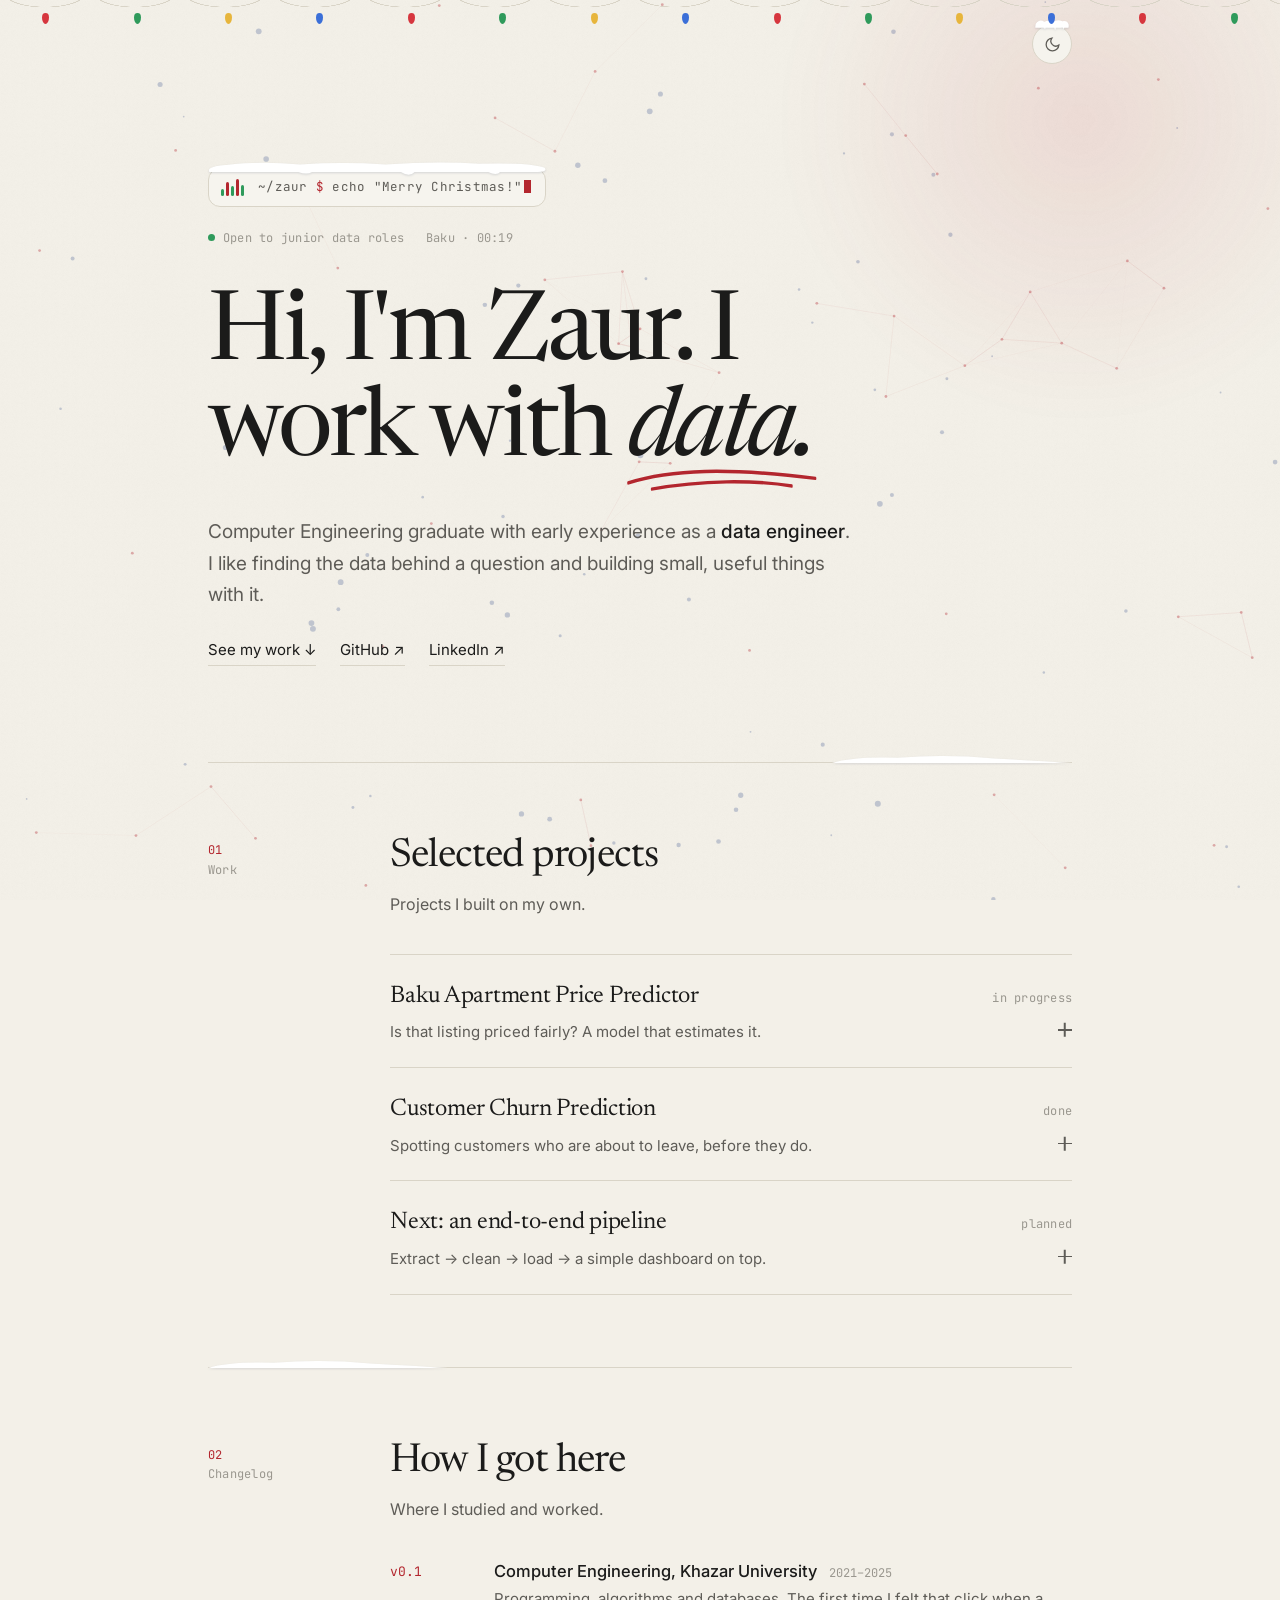
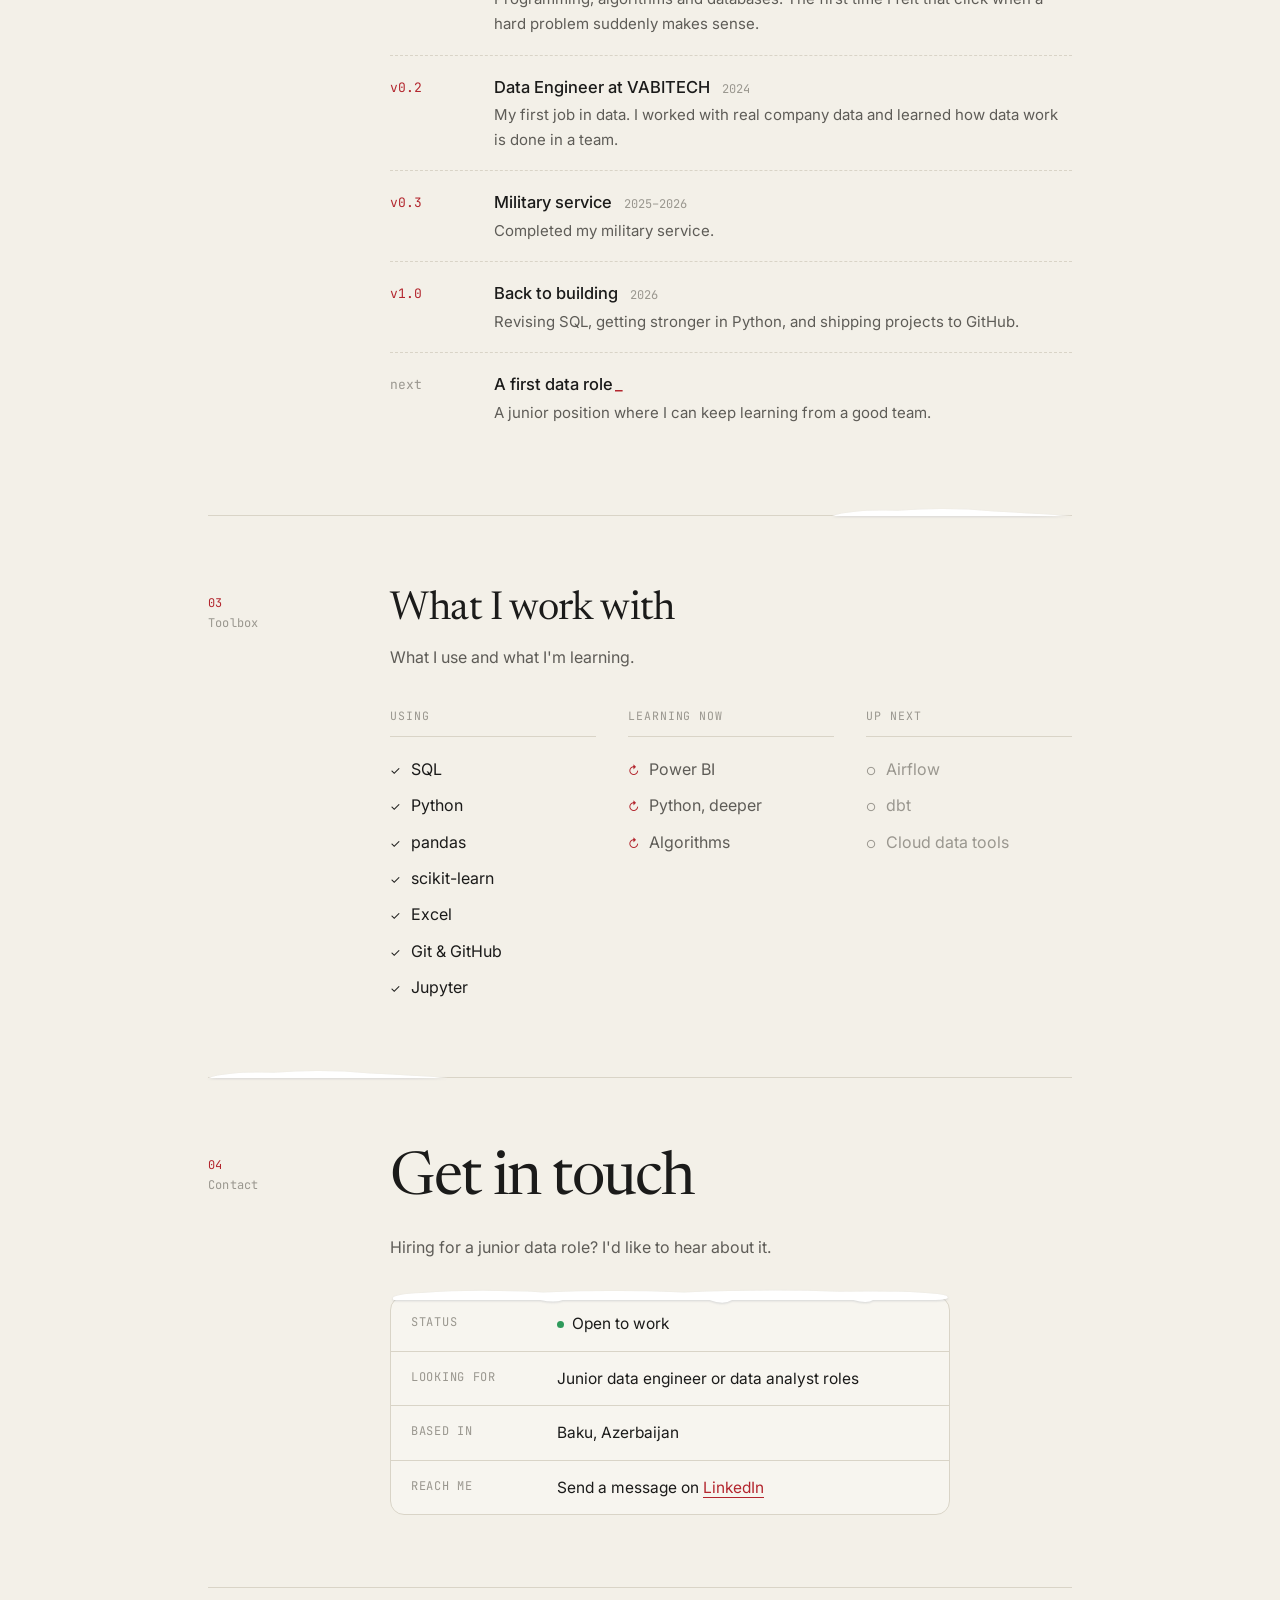
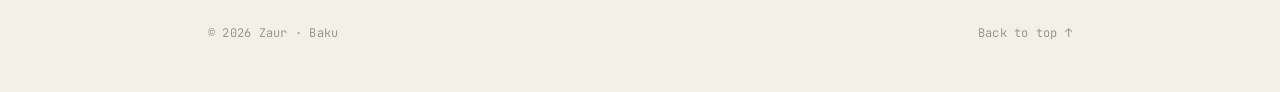
<file: index.html>
<!DOCTYPE html>
<html lang="en">
<head>
<meta charset="UTF-8">
<meta name="viewport" content="width=device-width, initial-scale=1">
<title>Zaur is here!</title>
<meta name="description" content="Zaur — Computer Engineering graduate in Baku, learning data engineering by building small, honest projects.">
<meta property="og:title" content="Zaur — Aspiring Data Engineer">
<meta property="og:description" content="I turn curiosity into code. Projects, a short changelog of my life so far, and how to reach me.">
<meta property="og:type" content="website">
<meta name="theme-color" content="#f3f0e8">
<link rel="preconnect" href="https://fonts.googleapis.com">
<link rel="preconnect" href="https://fonts.gstatic.com" crossorigin>
<link href="https://fonts.googleapis.com/css2?family=Newsreader:ital,opsz,wght@0,6..72,400;0,6..72,500;1,6..72,400&family=Inter:wght@400;500&family=JetBrains+Mono:wght@400&display=swap" rel="stylesheet">
<script type="application/ld+json">
{"@context":"https://schema.org","@type":"Person","name":"Zaur","jobTitle":"Aspiring Data Engineer","address":{"@type":"PostalAddress","addressLocality":"Baku","addressCountry":"AZ"},"alumniOf":"Khazar University","sameAs":["https://github.com/zaurprojects"]}
</script>
<link rel="stylesheet" href="style.css">
</head>
<body>
<canvas id="net" aria-hidden="true"></canvas>
<canvas id="snow" aria-hidden="true"></canvas>
<div class="lights" id="lights" aria-hidden="true"></div>
<div class="bg" aria-hidden="true"></div>
<div class="page">

  <header class="top">
    <button class="toggle" id="toggle" aria-label="Switch colour theme">
      <svg class="moon" viewBox="0 0 24 24" fill="none" stroke="currentColor" stroke-width="1.8" stroke-linecap="round"><path d="M21 12.8A9 9 0 1 1 11.2 3a7 7 0 0 0 9.8 9.8z"/></svg>
      <svg class="sun" viewBox="0 0 24 24" fill="none" stroke="currentColor" stroke-width="1.8" stroke-linecap="round"><circle cx="12" cy="12" r="4"/><path d="M12 2v2M12 20v2M4.9 4.9l1.4 1.4M17.7 17.7l1.4 1.4M2 12h2M20 12h2M4.9 19.1l1.4-1.4M17.7 6.3l1.4-1.4"/></svg>
    </button>
  </header>

  <main>
    <!-- Intro -->
    <section class="intro" aria-label="Introduction">
      <div class="chip" aria-hidden="true">
        <span class="bars"><i></i><i></i><i></i><i></i><i></i></span>
        <span class="mono">~/zaur <b>$</b> <span id="typed"></span><span class="caret"></span></span>
      </div>
      <div class="meta mono">
        <span><span class="dot"></span>Open to junior data roles</span>
        <span>Baku · <span id="clock">--:--</span></span>
      </div>
      <h1>Hi, I'm Zaur. I work with <em>data.<svg viewBox="0 0 300 20" preserveAspectRatio="none" aria-hidden="true"><path d="M3 13 C 70 4, 160 3, 297 10 M 40 17 C 120 11, 200 11, 260 15"/></svg></em></h1>
      <p>Computer Engineering graduate with early experience as a <strong>data engineer</strong>. I like finding the data behind a question and building small, useful things with it.</p>
      <div class="links">
        <a href="#work">See my work ↓</a>
        <a href="https://github.com/zaurprojects" target="_blank" rel="noopener">GitHub ↗</a>
        <a href="https://www.linkedin.com/in/zaurkhosrovov" target="_blank" rel="noopener">LinkedIn ↗</a>
      </div>
    </section>

    <!-- Work -->
    <section class="row" id="work" aria-labelledby="work-h">
      <div class="label"><span class="mono n">01</span><span class="mono">Work</span></div>
      <div>
        <h2 id="work-h" class="rv">Selected projects</h2>
        <p class="sub rv">Projects I built on my own.</p>
        <div class="projects rv">
          <details>
            <summary>
              <span class="p-title">Baku Apartment Price Predictor</span>
              <span class="p-state mono">in progress</span>
              <span class="p-line">Is that listing priced fairly? A model that estimates it.</span>
              <span class="p-plus" aria-hidden="true"></span>
            </summary>
            <div class="p-body">
              <div><h4>Problem</h4><p>Apartment prices in Baku are hard to judge without context. Is 1,800 AZN/m² a lot for that district?</p></div>
              <div><h4>Approach</h4><p>Collect listing data and train a regression model on size, rooms and location. It runs on a pilot sample now; full data collection is next.</p></div>
              <div class="p-foot">
                <span class="stack">Python · pandas · scikit-learn</span>
                <span><a href="https://github.com/zaurprojects/baku-house-prices" target="_blank" rel="noopener">Source ↗</a> &nbsp; <span class="later">Demo soon</span></span>
              </div>
            </div>
          </details>
          <details>
            <summary>
              <span class="p-title">Customer Churn Prediction</span>
              <span class="p-state mono">done</span>
              <span class="p-line">Spotting customers who are about to leave, before they do.</span>
              <span class="p-plus" aria-hidden="true"></span>
            </summary>
            <div class="p-body">
              <div><h4>Problem</h4><p>Losing a customer costs more than keeping one, and companies usually notice too late.</p></div>
              <div><h4>Approach</h4><p>A classification model that flags at-risk customers. Covers cleaning, feature engineering and evaluating the model properly.</p></div>
              <div class="p-foot">
                <span class="stack">Python · pandas · scikit-learn</span>
                <span><a href="https://github.com/zaurprojects/customer-churn" target="_blank" rel="noopener">Source ↗</a></span>
              </div>
            </div>
          </details>
          <details>
            <summary>
              <span class="p-title">Next: an end-to-end pipeline</span>
              <span class="p-state mono">planned</span>
              <span class="p-line">Extract → clean → load → a simple dashboard on top.</span>
              <span class="p-plus" aria-hidden="true"></span>
            </summary>
            <div class="p-body">
              <div><h4>Why</h4><p>My first two projects are about modelling. This one is about the engineering side: moving data reliably from A to B.</p></div>
              <div><h4>Plan</h4><p>A small, real data source, SQL for storage and Power BI for the final view. I'll write up what I learn here.</p></div>
            </div>
          </details>
        </div>
      </div>
    </section>

    <!-- Changelog -->
    <section class="row" id="log" aria-labelledby="log-h">
      <div class="label"><span class="mono n">02</span><span class="mono">Changelog</span></div>
      <div>
        <h2 id="log-h" class="rv">How I got here</h2>
        <p class="sub rv">Where I studied and worked.</p>
        <ol class="log rv">
          <li><span class="ver">v0.1</span><div><h3>Computer Engineering, Khazar University <span class="when">2021–2025</span></h3><p>Programming, algorithms and databases. The first time I felt that click when a hard problem suddenly makes sense.</p></div></li>
          <li><span class="ver">v0.2</span><div><h3>Data Engineer at VABITECH <span class="when">2024</span></h3><p>My first job in data. I worked with real company data and learned how data work is done in a team.</p></div></li>
          <li><span class="ver">v0.3</span><div><h3>Military service <span class="when">2025–2026</span></h3><p>Completed my military service.</p></div></li>
          <li><span class="ver">v1.0</span><div><h3>Back to building <span class="when">2026</span></h3><p>Revising SQL, getting stronger in Python, and shipping projects to GitHub.</p></div></li>
          <li class="next"><span class="ver">next</span><div><h3>A first data role</h3><p>A junior position where I can keep learning from a good team.</p></div></li>
        </ol>
      </div>
    </section>

    <!-- Tools -->
    <section class="row" id="tools" aria-labelledby="tools-h">
      <div class="label"><span class="mono n">03</span><span class="mono">Toolbox</span></div>
      <div>
        <h2 id="tools-h" class="rv">What I work with</h2>
        <p class="sub rv">What I use and what I'm learning.</p>
        <div class="tools rv">
          <div class="using"><h3>Using</h3><ul><li>SQL</li><li>Python</li><li>pandas</li><li>scikit-learn</li><li>Excel</li><li>Git &amp; GitHub</li><li>Jupyter</li></ul></div>
          <div class="learning"><h3>Learning now</h3><ul><li>Power BI</li><li>Python, deeper</li><li>Algorithms</li></ul></div>
          <div class="later"><h3>Up next</h3><ul><li>Airflow</li><li>dbt</li><li>Cloud data tools</li></ul></div>
        </div>
      </div>
    </section>

    <!-- Contact -->
    <section class="row contact" id="contact" aria-labelledby="contact-h">
      <div class="label"><span class="mono n">04</span><span class="mono">Contact</span></div>
      <div>
        <h2 id="contact-h" class="rv">Get in touch</h2>
        <p class="sub rv">Hiring for a junior data role? I'd like to hear about it.</p>
        <dl class="card rv">
          <div><dt>Status</dt><dd><span class="dot"></span>Open to work</dd></div>
          <div><dt>Looking for</dt><dd>Junior data engineer or data analyst roles</dd></div>
          <div><dt>Based in</dt><dd>Baku, Azerbaijan</dd></div>
          <div><dt>Reach me</dt><dd>Send a message on <a href="https://www.linkedin.com/in/zaurkhosrovov" target="_blank" rel="noopener">LinkedIn</a></dd></div>
        </dl>
      </div>
    </section>
  </main>

  <footer class="mono">
    <span>© <span id="yr">2026</span> Zaur · Baku</span>
    <span><a href="#">Back to top ↑</a></span>
  </footer>
</div>

<script src="script.js"></script>
</body>
</html>
</file>
<file: style.css>
:root{
  --paper:#f3f0e8; --ink:#1b1b1a; --soft:#5e5c57; --faint:#9a978f; --rule:#d9d4c7;
  --blue:#2b3fd0; --mark:rgba(43,63,208,.10);
  --serif:'Newsreader',Georgia,serif; --sans:'Inter',system-ui,sans-serif; --mono:'JetBrains Mono',ui-monospace,monospace;
  --ease:cubic-bezier(.2,.7,.2,1);
}
[data-theme="dark"]{
  --paper:#141413; --ink:#ebe8e0; --soft:#a8a59c; --faint:#6f6c65; --rule:#2c2b28;
  --blue:#93a2ff; --mark:rgba(147,162,255,.14);
}
*{box-sizing:border-box;margin:0;padding:0}
html{scroll-behavior:smooth}
body{background:var(--paper);color:var(--ink);font:16px/1.65 var(--sans);-webkit-font-smoothing:antialiased;transition:background .4s,color .4s}
/* faint paper grain */
body::before{content:"";position:fixed;inset:0;pointer-events:none;z-index:-1;opacity:.35;
  background-image:url("data:image/svg+xml,%3Csvg xmlns='http://www.w3.org/2000/svg' width='160' height='160'%3E%3Cfilter id='n'%3E%3CfeTurbulence baseFrequency='.9' numOctaves='2' stitchTiles='stitch'/%3E%3CfeColorMatrix values='0 0 0 0 0 0 0 0 0 0 0 0 0 0 0 0 0 0 .05 0'/%3E%3C/filter%3E%3Crect width='100%25' height='100%25' filter='url(%23n)'/%3E%3C/svg%3E")}
a{color:inherit}
/* soft background: dot grid + faint glow, fading out below the intro */
.bg{position:absolute;top:0;left:0;right:0;height:1100px;z-index:-1;pointer-events:none;overflow:hidden}
.bg::before{display:none;content:"";position:absolute;inset:0;
  background-image:radial-gradient(var(--rule) 1.1px,transparent 1.3px);background-size:24px 24px;
  mask-image:radial-gradient(ellipse 75% 60% at 70% 20%,#000 10%,transparent 70%);-webkit-mask-image:radial-gradient(ellipse 75% 60% at 70% 20%,#000 10%,transparent 70%)}
.bg::after{content:"";position:absolute;width:640px;height:640px;right:-120px;top:-200px;border-radius:50%;
  background:radial-gradient(circle,var(--mark),transparent 65%);filter:blur(20px)}
/* contact card */
.card{border:1px solid var(--rule);border-radius:14px;background:color-mix(in srgb,var(--paper) 70%,#fff 30%);max-width:560px;overflow:hidden}
[data-theme="dark"] .card{background:color-mix(in srgb,var(--paper) 88%,#fff 12%)}
.card div{display:grid;grid-template-columns:130px 1fr;gap:16px;padding:14px 20px;border-top:1px solid var(--rule)}
.card div:first-child{border-top:0}
.card dt{font-family:var(--mono);font-size:12px;text-transform:uppercase;letter-spacing:.06em;color:var(--faint);padding-top:2px}
.card dd{font-size:15.5px}
.card a{color:var(--blue);text-decoration:none;border-bottom:1px solid currentColor}
@media (max-width:520px){.card div{grid-template-columns:1fr;gap:2px}}
::selection{background:var(--blue);color:var(--paper)}
:focus-visible{outline:2px solid var(--blue);outline-offset:3px}

.page{max-width:920px;margin:0 auto;padding:0 28px}
.mono{font-family:var(--mono);font-size:12px;letter-spacing:.02em;color:var(--faint)}

/* ---------- top bar ---------- */
.top{display:flex;justify-content:flex-end;padding:24px 0}
.toggle{width:40px;height:40px;border-radius:50%;border:1px solid var(--rule);background:color-mix(in srgb,var(--paper) 80%,#fff 20%);color:var(--soft);cursor:pointer;display:grid;place-items:center;transition:color .2s,border-color .2s,transform .3s var(--ease)}
.toggle:hover{color:var(--ink);border-color:var(--soft);transform:rotate(-15deg)}
.toggle svg{width:17px;height:17px}
.toggle .sun{display:none}
[data-theme="dark"] .toggle .sun{display:block}
[data-theme="dark"] .toggle .moon{display:none}

/* ---------- grid rows ---------- */
.row{display:grid;grid-template-columns:150px 1fr;gap:32px;padding:72px 0;border-top:1px solid var(--rule)}
.label{padding-top:6px}
.label .mono{display:block}
.label .n{color:var(--blue)}

/* ---------- intro ---------- */
.intro{padding:80px 0 96px}
.intro .meta{display:flex;flex-wrap:wrap;gap:8px 22px;margin-bottom:40px}
.dot{display:inline-block;width:7px;height:7px;border-radius:50%;background:#3aa76d;margin-right:8px;vertical-align:1px;box-shadow:0 0 0 0 rgba(58,167,109,.5);animation:breathe 2.6s ease-in-out infinite}
@keyframes breathe{50%{box-shadow:0 0 0 5px rgba(58,167,109,0)}}
h1{font-family:var(--serif);font-weight:400;font-size:clamp(46px,8.4vw,96px);line-height:1;letter-spacing:-.035em;max-width:11ch}
h1 em{font-style:italic;position:relative;white-space:nowrap}
h1 em svg{position:absolute;left:-2%;bottom:-.14em;width:104%;height:.32em;overflow:visible}
h1 em path{fill:none;stroke:var(--blue);stroke-width:2.2;stroke-linecap:round;stroke-dasharray:420;stroke-dashoffset:420;animation:draw 1.4s .5s var(--ease) forwards}
@keyframes draw{to{stroke-dashoffset:0}}
.intro p{font-size:19px;color:var(--soft);max-width:34em;margin-top:36px}
.intro p strong{color:var(--ink);font-weight:500}
.links{margin-top:28px;display:flex;gap:24px;font-size:15px}
.links a{text-decoration:none;border-bottom:1px solid var(--rule);padding-bottom:2px;transition:border-color .2s,color .2s}
.links a:hover{border-color:var(--blue);color:var(--blue)}

/* ---------- section heads ---------- */
h2{font-family:var(--serif);font-weight:400;font-size:clamp(30px,4vw,40px);letter-spacing:-.02em;line-height:1.1;margin-bottom:12px}
.sub{color:var(--soft);margin-bottom:36px;max-width:34em}

/* ---------- projects ---------- */
.projects details{border-top:1px solid var(--rule)}
.projects details:last-child{border-bottom:1px solid var(--rule)}
.projects summary{list-style:none;cursor:pointer;display:grid;grid-template-columns:1fr auto;gap:4px 24px;padding:22px 0;align-items:baseline}
.projects summary::-webkit-details-marker{display:none}
.p-title{font-family:var(--serif);font-size:24px;letter-spacing:-.01em;transition:color .2s}
.p-line{grid-column:1;color:var(--soft);font-size:15px}
.p-state{grid-row:1;grid-column:2;text-align:right}
.p-plus{grid-row:2;grid-column:2;justify-self:end;width:14px;height:14px;position:relative}
.p-plus::before,.p-plus::after{content:"";position:absolute;left:0;top:6px;width:14px;height:1.5px;background:var(--soft);transition:transform .35s var(--ease)}
.p-plus::after{transform:rotate(90deg)}
details[open] .p-plus::after{transform:rotate(0)}
summary:hover .p-title{color:var(--blue)}
.p-body{padding:0 0 28px;display:grid;grid-template-columns:1fr 1fr;gap:20px 32px;animation:open .45s var(--ease)}
@keyframes open{from{opacity:0;transform:translateY(-6px)}}
.p-body h4{font-family:var(--mono);font-weight:400;font-size:11.5px;text-transform:uppercase;letter-spacing:.08em;color:var(--faint);margin-bottom:6px}
.p-body p{font-size:15px;color:var(--soft)}
.p-foot{grid-column:1/-1;display:flex;flex-wrap:wrap;justify-content:space-between;gap:12px;align-items:center;padding-top:6px}
.stack{font-family:var(--mono);font-size:12.5px;color:var(--soft)}
.p-foot a{font-size:14px;color:var(--blue);text-decoration:none}
.p-foot a:hover{text-decoration:underline;text-underline-offset:3px}
.p-foot .later{font-size:14px;color:var(--faint)}

/* ---------- changelog ---------- */
.log{list-style:none}
.log li{display:grid;grid-template-columns:84px 1fr;gap:20px;padding:18px 0;border-top:1px dashed var(--rule)}
.log li:first-child{border-top:0;padding-top:0}
.ver{font-family:var(--mono);font-size:13px;color:var(--blue);padding-top:3px}
.log h3{font-weight:500;font-size:16.5px;margin-bottom:2px}
.log p{color:var(--soft);font-size:15px}
.log .when{font-family:var(--mono);font-size:12px;color:var(--faint);margin-left:8px;font-weight:400}
.log li.next .ver{color:var(--faint)}
.log li.next h3::after{content:"_";color:var(--blue);margin-left:2px;animation:blink 1.1s steps(1) infinite}
@keyframes blink{50%{opacity:0}}
.ph{background:var(--mark);color:var(--blue);padding:0 5px;border-radius:3px;font-family:var(--mono);font-size:.85em}

/* ---------- toolbox ---------- */
.tools{display:grid;grid-template-columns:repeat(3,1fr);gap:32px}
.tools h3{font-family:var(--mono);font-weight:400;font-size:11.5px;text-transform:uppercase;letter-spacing:.08em;color:var(--faint);margin-bottom:14px;padding-bottom:10px;border-bottom:1px solid var(--rule)}
.tools ul{list-style:none}
.tools li{font-size:16px;padding:5px 0}
.tools .learning li{color:var(--soft)}
.tools .later li{color:var(--faint)}
.tools .learning li::before{content:"↻";font-size:12px;color:var(--blue);margin-right:10px}
.tools .using li::before{content:"✓";font-size:12px;color:var(--ink);margin-right:10px}
.tools .later li::before{content:"○";font-size:11px;margin-right:10px}

/* ---------- contact ---------- */
.contact h2{font-size:clamp(36px,5.6vw,60px);line-height:1.02;letter-spacing:-.03em;max-width:12ch;margin-bottom:22px}
.contact h2 em{color:var(--blue)}
.mail{display:inline-flex;align-items:baseline;gap:14px;margin-top:10px;font-family:var(--serif);font-size:clamp(22px,3vw,30px);text-decoration:none;border-bottom:1.5px solid var(--ink);padding-bottom:4px;transition:color .2s,border-color .2s}
.mail:hover{color:var(--blue);border-color:var(--blue)}
.mail span{transition:transform .3s var(--ease)}
.mail:hover span{transform:translateX(5px)}
.copy{margin-left:14px;background:none;border:0;font:12px var(--mono);color:var(--faint);cursor:pointer}
.copy:hover{color:var(--ink)}

footer{display:flex;justify-content:space-between;flex-wrap:wrap;gap:12px;padding:36px 0 48px;border-top:1px solid var(--rule)}
footer a{text-decoration:none}
footer a:hover{color:var(--ink)}

/* ---------- reveal ---------- */
.rv{opacity:0;transform:translateY(16px);transition:opacity .8s var(--ease),transform .8s var(--ease)}
.rv.in{opacity:1;transform:none}

@media (max-width:720px){
  .page{padding:0 22px}
  .top nav a.hide-sm{display:none}
  .row{grid-template-columns:1fr;gap:18px;padding:56px 0}
  .label .mono{display:inline;margin-right:12px}
  .intro{padding:48px 0 72px}
  .p-body{grid-template-columns:1fr}
  .tools{grid-template-columns:1fr;gap:28px}
  .log li{grid-template-columns:60px 1fr;gap:14px}
}
@media (prefers-reduced-motion:reduce){
  *,*::before,*::after{animation:none!important;transition:none!important}
  h1 em path{stroke-dashoffset:0}
  .rv{opacity:1;transform:none}
  html{scroll-behavior:auto}
}

/* background network */
#net{position:fixed;inset:0;width:100%;height:100%;z-index:-2;pointer-events:none}
/* live icon chip */
.chip{display:inline-flex;align-items:center;gap:12px;padding:8px 14px 8px 10px;border:1px solid var(--rule);border-radius:12px;background:color-mix(in srgb,var(--paper) 75%,#fff 25%);margin-bottom:22px}
[data-theme="dark"] .chip{background:color-mix(in srgb,var(--paper) 88%,#fff 12%)}
.chip .mono{color:var(--soft);font-size:12.5px}
.chip b{color:var(--blue);font-weight:400}
.bars{display:flex;align-items:flex-end;gap:2px;height:18px;padding:0 2px}
.bars i{width:3px;border-radius:2px;background:var(--blue);animation:eq 1.2s ease-in-out infinite}
.bars i:nth-child(1){height:40%;animation-delay:-.2s}
.bars i:nth-child(2){height:80%;animation-delay:-.5s}
.bars i:nth-child(3){height:55%;animation-delay:-.1s}
.bars i:nth-child(4){height:95%;animation-delay:-.7s}
.bars i:nth-child(5){height:65%;animation-delay:-.35s}
@keyframes eq{50%{transform:scaleY(.35)}}
.bars i{transform-origin:bottom}
.caret{display:inline-block;width:7px;height:13px;background:var(--blue);margin-left:2px;vertical-align:-2px;animation:blink 1.1s steps(1) infinite}

/* ---------- Christmas theme (only when <html class="xmas">) ---------- */
#snow{position:fixed;inset:0;width:100%;height:100%;z-index:-1;pointer-events:none;display:none}
.lights{display:none}
.xmas #snow{display:block}
.xmas{--blue:#b3262e;--mark:rgba(179,38,46,.10)}
.xmas[data-theme="dark"]{--blue:#ff7a7a;--mark:rgba(255,122,122,.14)}
.xmas .lights{display:flex;justify-content:space-around;position:fixed;top:0;left:0;right:0;height:34px;z-index:5;pointer-events:none;
  background:radial-gradient(ellipse 60% 18px at 50% 0,transparent 70%,var(--rule) 71%,var(--rule) 74%,transparent 75%) 0 -6px/90px 30px repeat-x}
.lights i{width:7px;height:11px;border-radius:50% 50% 50% 50%/40% 40% 60% 60%;margin-top:13px;animation:glow 2.4s ease-in-out infinite}
.lights i:nth-child(4n+1){background:#d6363e;color:#d6363e}
.lights i:nth-child(4n+2){background:#2f9a5b;color:#2f9a5b;animation-delay:.6s}
.lights i:nth-child(4n+3){background:#e7b53c;color:#e7b53c;animation-delay:1.2s}
.lights i:nth-child(4n+4){background:#3b6fd8;color:#3b6fd8;animation-delay:1.8s}
@keyframes glow{0%,100%{opacity:.45;box-shadow:none}50%{opacity:1;box-shadow:0 0 10px 2px currentColor}}
.xmas .bars i:nth-child(odd){background:#2f9a5b}
.xmas .dot{background:#2f9a5b}
@media (prefers-reduced-motion:reduce){.lights i{opacity:.9}}

/* snow caps (Christmas only) */
.xmas .chip,.xmas .toggle,.xmas .card,.xmas .row{position:relative}
.xmas .card{overflow:visible}
.xmas .chip::before,.xmas .toggle::before,.xmas .card::before{content:"";position:absolute;left:-3px;right:-3px;top:-8px;height:15px;
  background:url("data:image/svg+xml,%3Csvg%20xmlns%3D%22http%3A//www.w3.org/2000/svg%22%20viewBox%3D%220%200%20200%2022%22%20preserveAspectRatio%3D%22none%22%3E%3Cpath%20fill%3D%22%23fff%22%20d%3D%22M2%2016%20Q0%208%2012%206%20Q30%200%2055%205%20Q80%201%20105%205%20Q135%200%20160%204%20Q190%202%20198%2010%20Q200%2016%20194%2016%20L172%2016%20Q170%2022%20165%2016%20L122%2016%20Q119%2024%20114%2016%20L62%2016%20Q59%2021%2054%2016%20Z%22/%3E%3C/svg%3E") center/100% 100% no-repeat;filter:drop-shadow(0 1px 1px rgba(60,70,100,.18));pointer-events:none}
.xmas .toggle::before{left:2px;right:2px;top:-6px;height:12px}
.xmas .row::before{content:"";position:absolute;left:0;top:-9px;width:min(240px,40%);height:9px;
  background:url("data:image/svg+xml,%3Csvg%20xmlns%3D%22http%3A//www.w3.org/2000/svg%22%20viewBox%3D%220%200%20200%2012%22%20preserveAspectRatio%3D%22none%22%3E%3Cpath%20fill%3D%22%23fff%22%20d%3D%22M0%2012%20Q18%203%2055%205%20Q95%200%20135%206%20Q172%209%20200%2012%20Z%22/%3E%3C/svg%3E") center/100% 100% no-repeat;filter:drop-shadow(0 1px 1px rgba(60,70,100,.15));pointer-events:none}
.xmas .row:nth-of-type(even)::before{left:auto;right:0}
[data-theme="dark"].xmas .chip::before,[data-theme="dark"].xmas .toggle::before,[data-theme="dark"].xmas .card::before,[data-theme="dark"].xmas .row::before{filter:none;opacity:.9}
</file>
